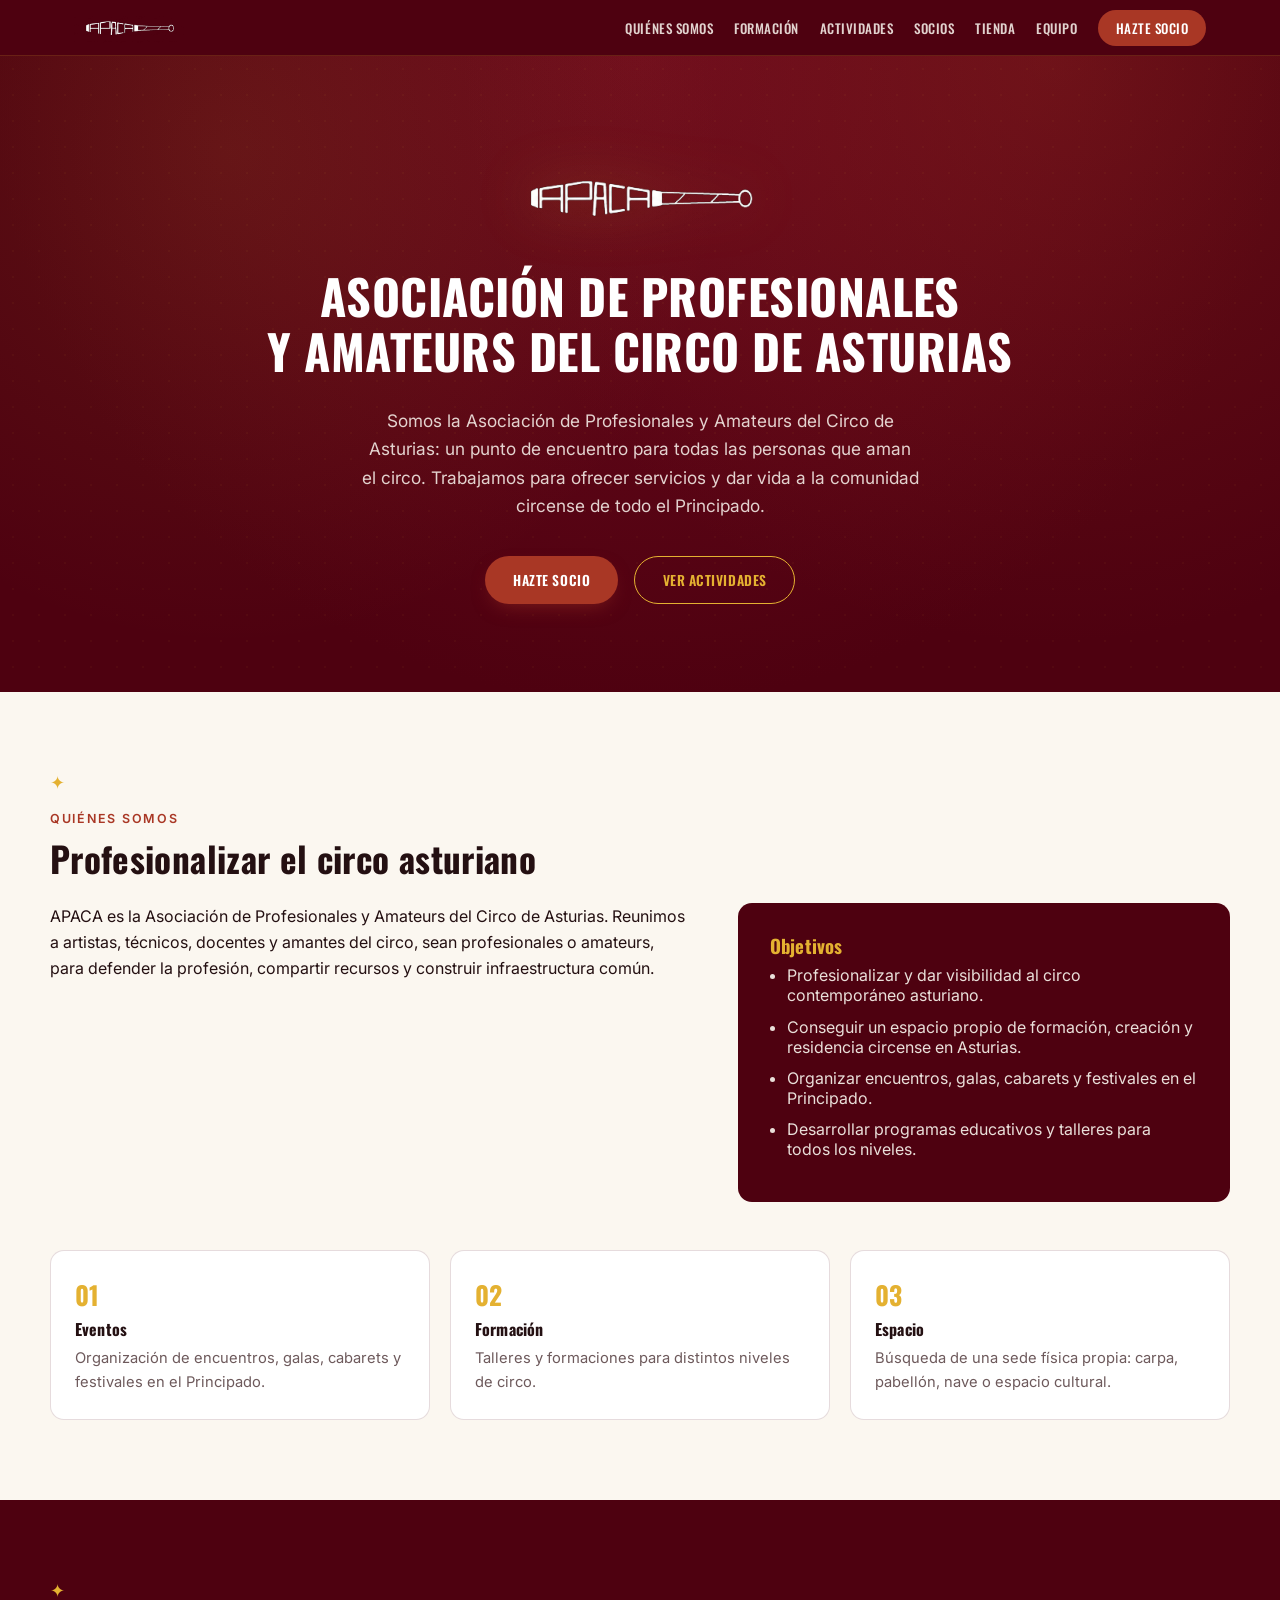
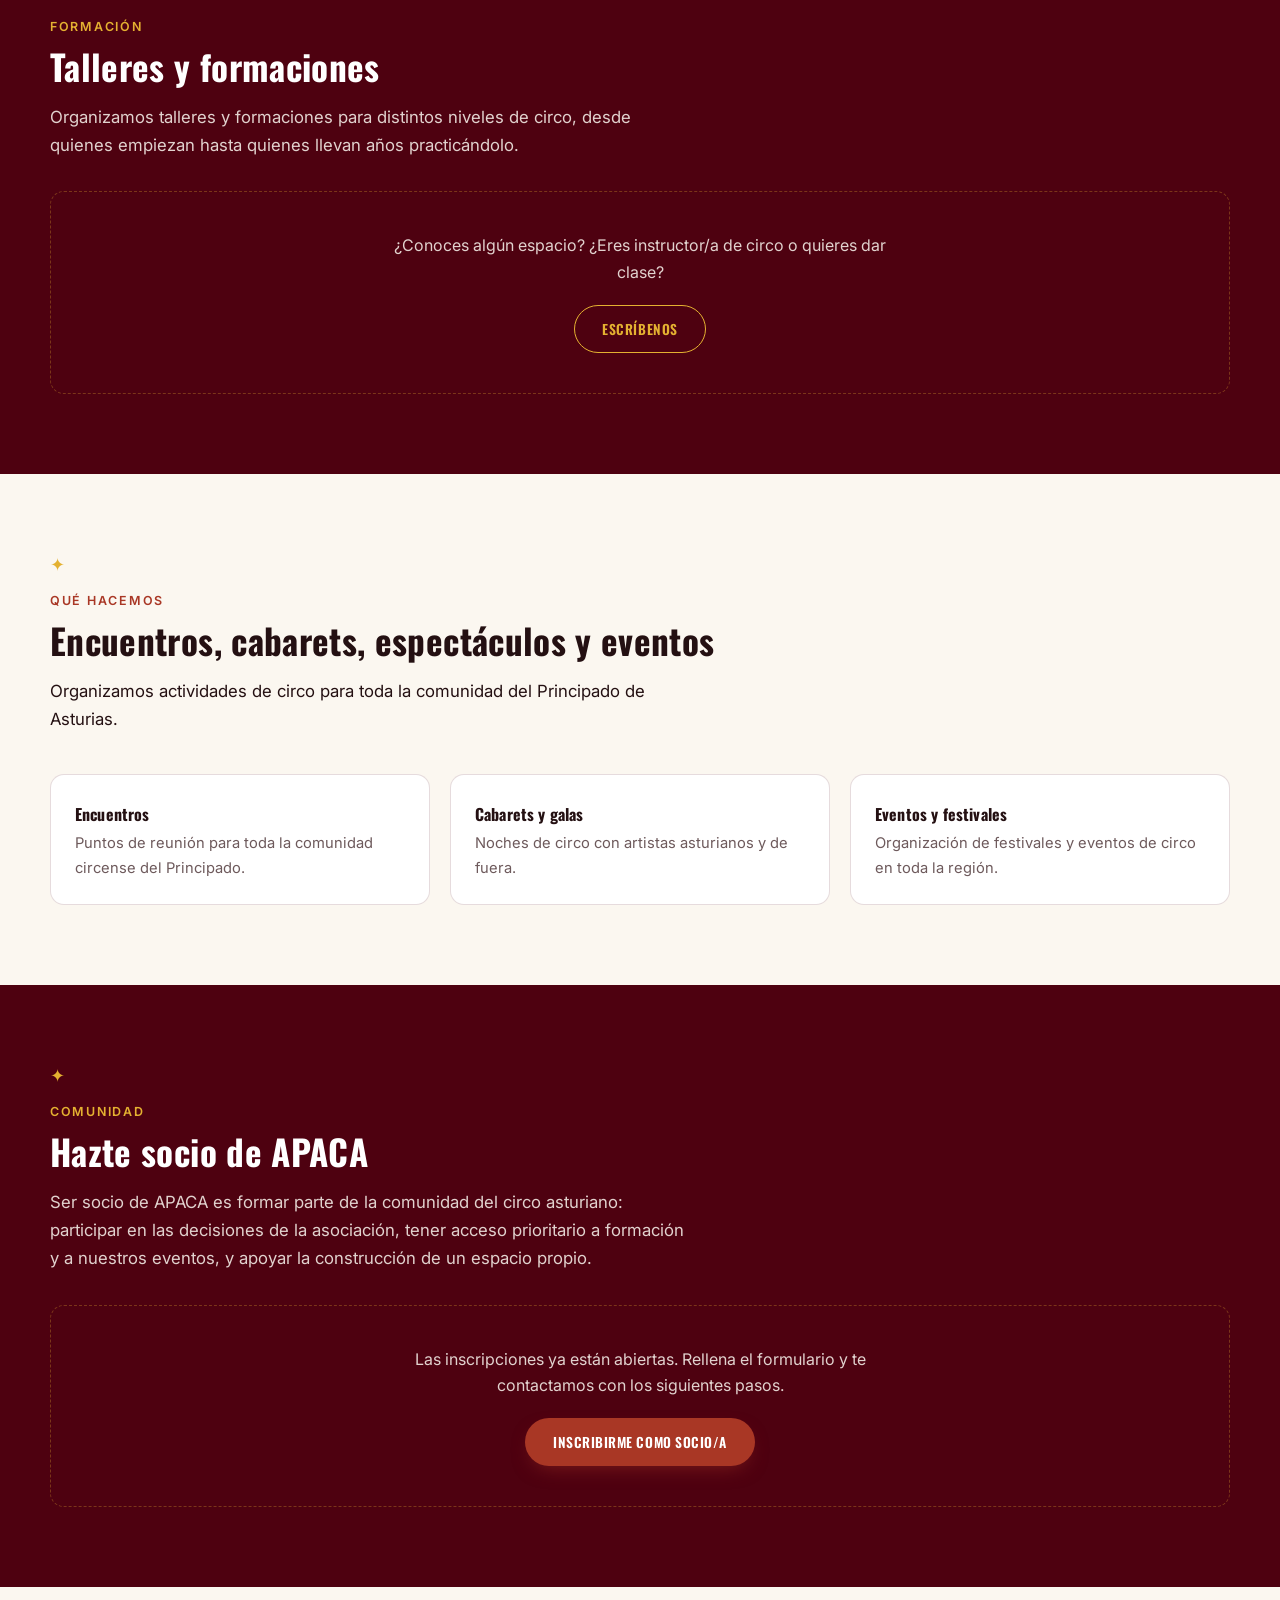
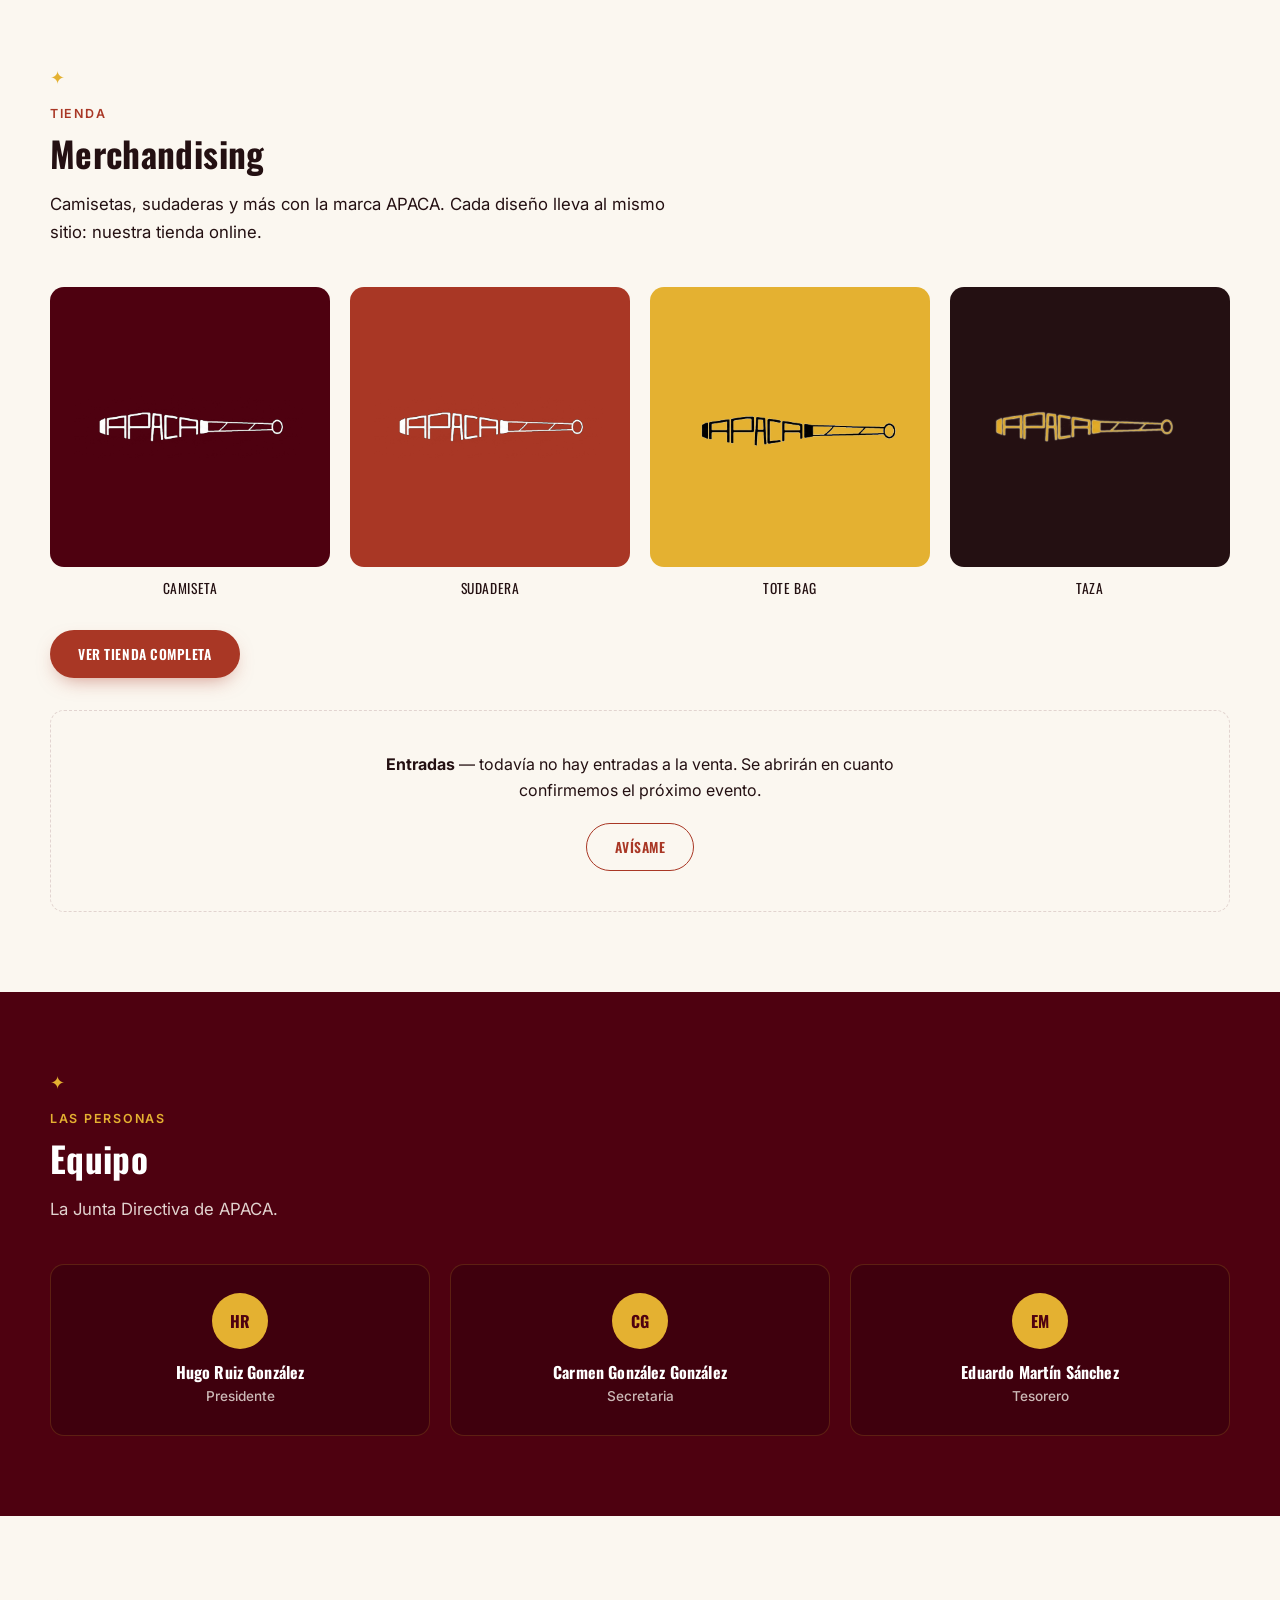
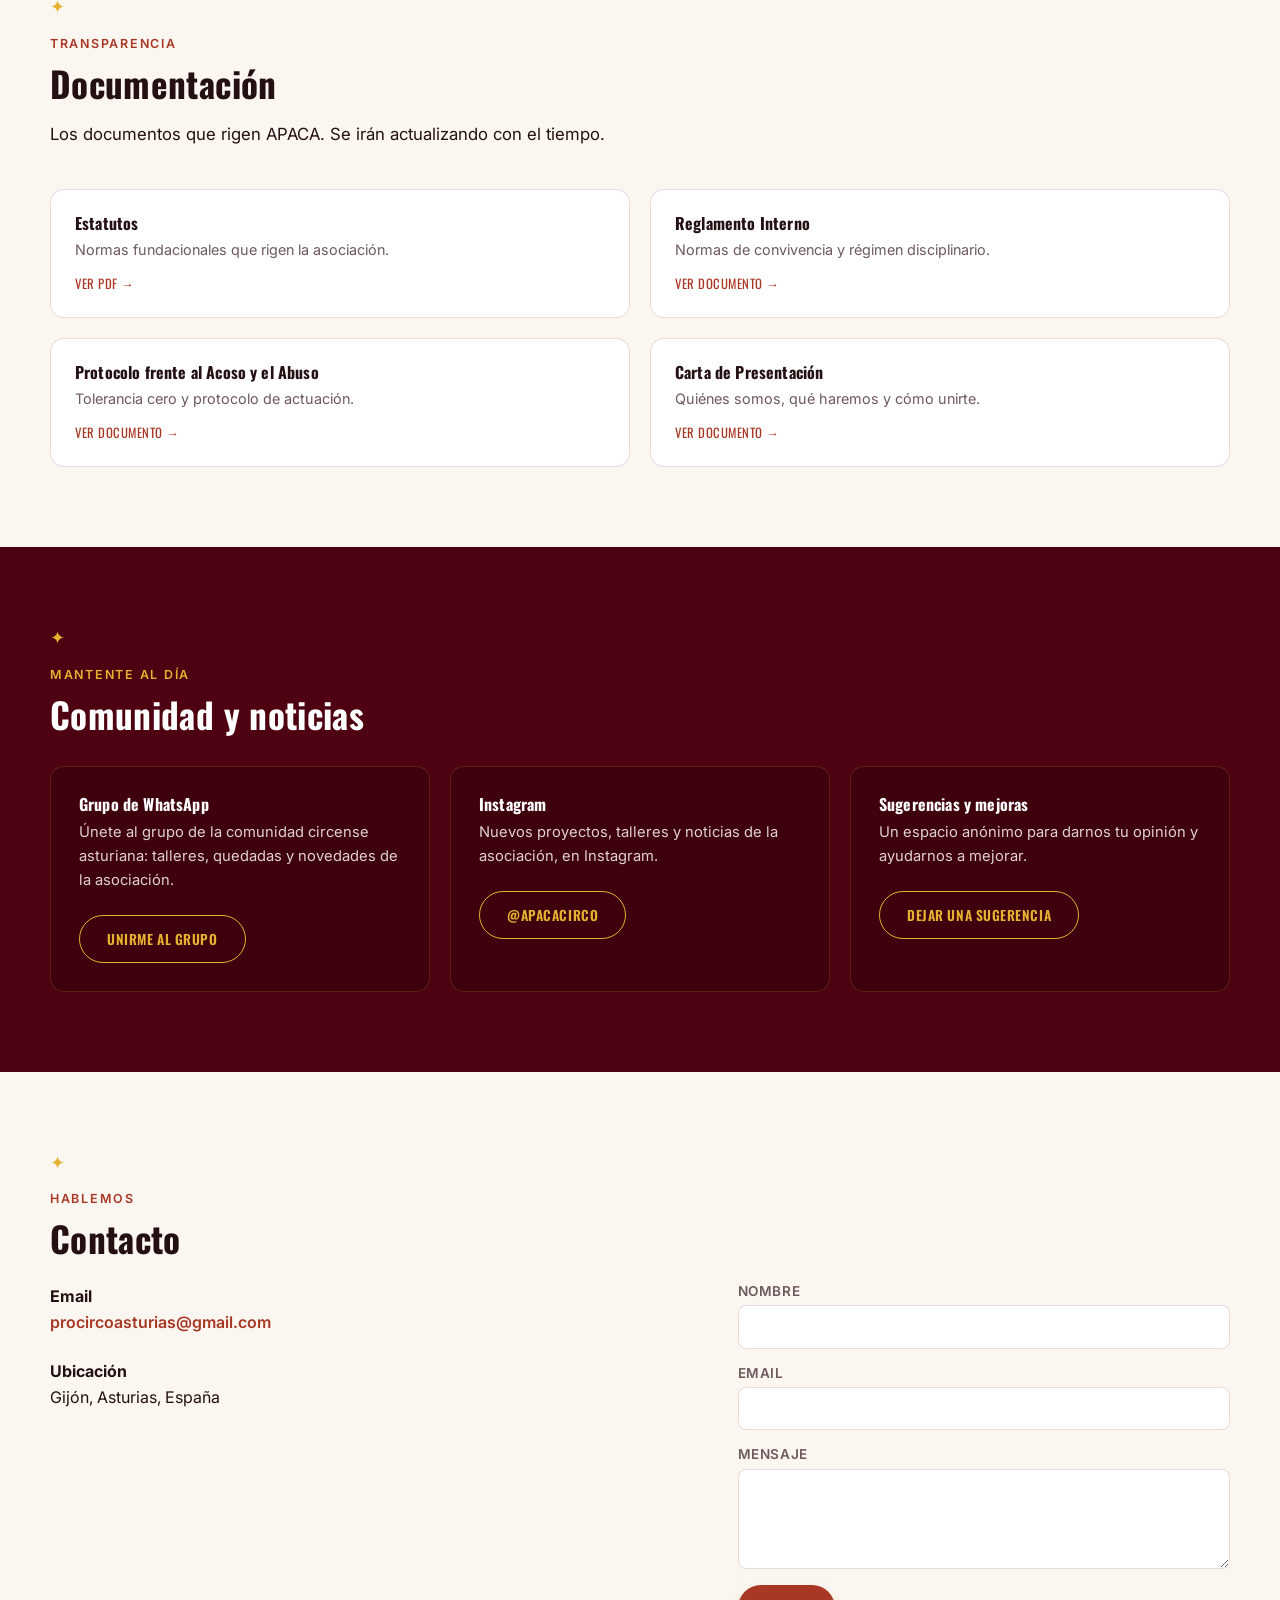
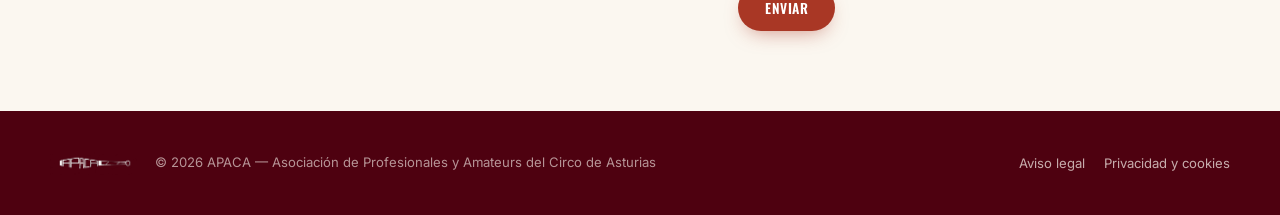
<file: index.html>
<!DOCTYPE html>
<html lang="es">
<head>
<meta charset="UTF-8">
<meta name="viewport" content="width=device-width, initial-scale=1.0">
<title>APACA | Asociación de Profesionales y Amateurs del Circo de Asturias — Formación, Eventos y Espacio de Circo en Gijón</title>
<meta name="description" content="APACA, Asociación de Profesionales y Amateurs del Circo de Asturias: comunidad, formación circense, talleres, residencias y espacio de entrenamiento en Gijón. Organizamos encuentros, galas, cabarets y festivales. Hazte socio.">
<meta name="keywords" content="asociación de circo Asturias, formación circo Asturias, talleres de circo Gijón, espacio de entrenamiento circo Asturias, festivales de circo Asturias, circo profesional Asturias, circo amateur Asturias, comunidad circense Gijón">
<link rel="canonical" href="https://www.apcacirco.org/">
<meta name="robots" content="index, follow">
<meta name="geo.region" content="ES-AS">
<meta name="geo.placename" content="Gijón, Asturias">

<meta property="og:type" content="website">
<meta property="og:site_name" content="APACA — Asociación de Profesionales y Amateurs del Circo de Asturias">
<meta property="og:title" content="APACA | Asociación de Profesionales y Amateurs del Circo de Asturias">
<meta property="og:description" content="Comunidad, formación y espacio para quienes aman el circo en Asturias. Organizamos encuentros, galas, cabarets y festivales.">
<meta property="og:url" content="https://www.apcacirco.org/">
<meta property="og:locale" content="es_ES">

<meta name="twitter:card" content="summary_large_image">
<meta name="twitter:title" content="APACA | Asociación de Profesionales y Amateurs del Circo de Asturias">
<meta name="twitter:description" content="Comunidad, formación y espacio para quienes aman el circo en Asturias.">

<link rel="icon" href="assets/logos/01_APCAamasf-crop.png">
<link rel="preconnect" href="https://fonts.googleapis.com">
<link rel="preconnect" href="https://fonts.gstatic.com" crossorigin>
<link href="https://fonts.googleapis.com/css2?family=Oswald:wght@500;600;700&family=Inter:wght@400;500;600;700&display=swap" rel="stylesheet">
<link rel="stylesheet" href="styles.css">

<script type="application/ld+json">
{
  "@context": "https://schema.org",
  "@type": "Organization",
  "name": "APACA — Asociación de Profesionales y Amateurs del Circo de Asturias",
  "alternateName": "APACA",
  "description": "Asociación de profesionales y amateurs del circo de Asturias: comunidad, formación circense, talleres, residencias y organización de encuentros, galas, cabarets y festivales.",
  "url": "https://www.apcacirco.org/",
  "areaServed": {
    "@type": "AdministrativeArea",
    "name": "Asturias, España"
  },
  "address": {
    "@type": "PostalAddress",
    "addressLocality": "Gijón",
    "addressRegion": "Asturias",
    "addressCountry": "ES"
  },
  "sameAs": [
    "https://www.latostadora.com/shop/apcacirco"
  ]
}
</script>
</head>
<body>

<header class="site-header" id="top">
  <div class="header-inner">
    <a href="#top" class="brand">
      <img src="assets/logos/02_APCAblsf-crop.png" alt="APACA — Asociación de Profesionales y Amateurs del Circo de Asturias" class="brand-logo">
    </a>
    <button class="nav-toggle" id="navToggle" aria-label="Abrir menú" aria-expanded="false">
      <span></span><span></span><span></span>
    </button>
    <nav class="site-nav" id="siteNav">
      <a href="#quienes-somos">Quiénes somos</a>
      <a href="#formacion">Formación</a>
      <a href="#actividades">Actividades</a>
      <a href="#socios">Socios</a>
      <a href="#tienda">Tienda</a>
      <a href="#equipo">Equipo</a>
      <a href="#socios" class="nav-cta">Hazte socio</a>
    </nav>
  </div>
</header>

<main>

  <!-- HERO -->
  <section class="hero">
    <div class="hero-inner">
      <img src="assets/logos/02_APCAblsf-crop.png" alt="APACA" class="hero-emblem">
      <h1>Asociación de Profesionales<br>y Amateurs del Circo de Asturias</h1>
      <p class="hero-sub">Somos la Asociación de Profesionales y Amateurs del Circo de Asturias: un punto de encuentro para todas las personas que aman el circo. Trabajamos para ofrecer servicios y dar vida a la comunidad circense de todo el Principado.</p>
      <div class="hero-actions">
        <a href="#socios" class="btn btn-primary">Hazte socio</a>
        <a href="#actividades" class="btn btn-ghost">Ver actividades</a>
      </div>
    </div>
  </section>

  <!-- QUIENES SOMOS -->
  <section class="section" id="quienes-somos">
    <div class="section-inner reveal">
      <div class="ornament" aria-hidden="true">✦</div>
      <span class="eyebrow">Quiénes somos</span>
      <h2>Profesionalizar el circo asturiano</h2>
      <div class="two-col">
        <div>
          <p>APACA es la Asociación de Profesionales y Amateurs del Circo de Asturias. Reunimos a artistas, técnicos, docentes y amantes del circo, sean profesionales o amateurs, para defender la profesión, compartir recursos y construir infraestructura común.</p>
        </div>
        <div class="objetivo-card">
          <h3>Objetivos</h3>
          <ul>
            <li>Profesionalizar y dar visibilidad al circo contemporáneo asturiano.</li>
            <li>Conseguir un espacio propio de formación, creación y residencia circense en Asturias.</li>
            <li>Organizar encuentros, galas, cabarets y festivales en el Principado.</li>
            <li>Desarrollar programas educativos y talleres para todos los niveles.</li>
          </ul>
        </div>
      </div>

      <div class="ramas-grid">
        <div class="rama-card">
          <span class="rama-num">01</span>
          <h4>Eventos</h4>
          <p>Organización de encuentros, galas, cabarets y festivales en el Principado.</p>
        </div>
        <div class="rama-card">
          <span class="rama-num">02</span>
          <h4>Formación</h4>
          <p>Talleres y formaciones para distintos niveles de circo.</p>
        </div>
        <div class="rama-card">
          <span class="rama-num">03</span>
          <h4>Espacio</h4>
          <p>Búsqueda de una sede física propia: carpa, pabellón, nave o espacio cultural.</p>
        </div>
      </div>
    </div>
  </section>

  <!-- FORMACION -->
  <section class="section section-dark" id="formacion">
    <div class="section-inner reveal">
      <div class="ornament" aria-hidden="true">✦</div>
      <span class="eyebrow">Formación</span>
      <h2>Talleres y formaciones</h2>
      <p class="section-lead">Organizamos talleres y formaciones para distintos niveles de circo, desde quienes empiezan hasta quienes llevan años practicándolo.</p>

      <div class="empty-state">
        <p>¿Conoces algún espacio? ¿Eres instructor/a de circo o quieres dar clase?</p>
        <a href="#contacto" class="btn btn-ghost">Escríbenos</a>
      </div>
    </div>
  </section>

  <!-- ACTIVIDADES -->
  <section class="section" id="actividades">
    <div class="section-inner reveal">
      <div class="ornament" aria-hidden="true">✦</div>
      <span class="eyebrow">Qué hacemos</span>
      <h2>Encuentros, cabarets, espectáculos y eventos</h2>
      <p class="section-lead">Organizamos actividades de circo para toda la comunidad del Principado de Asturias.</p>

      <div class="actividades-grid">
        <div class="rama-card">
          <h4>Encuentros</h4>
          <p>Puntos de reunión para toda la comunidad circense del Principado.</p>
        </div>
        <div class="rama-card">
          <h4>Cabarets y galas</h4>
          <p>Noches de circo con artistas asturianos y de fuera.</p>
        </div>
        <div class="rama-card">
          <h4>Eventos y festivales</h4>
          <p>Organización de festivales y eventos de circo en toda la región.</p>
        </div>
      </div>
    </div>
  </section>

  <!-- SOCIOS -->
  <section class="section section-dark" id="socios">
    <div class="section-inner reveal">
      <div class="ornament" aria-hidden="true">✦</div>
      <span class="eyebrow">Comunidad</span>
      <h2>Hazte socio de APACA</h2>
      <p class="section-lead">Ser socio de APACA es formar parte de la comunidad del circo asturiano: participar en las decisiones de la asociación, tener acceso prioritario a formación y a nuestros eventos, y apoyar la construcción de un espacio propio.</p>
      <div class="empty-state">
        <p>Las inscripciones ya están abiertas. Rellena el formulario y te contactamos con los siguientes pasos.</p>
        <a href="https://forms.gle/cBKsyNmyd4bzcm5o6" class="btn btn-primary" target="_blank" rel="noopener">Inscribirme como socio/a</a>
      </div>
    </div>
  </section>

  <!-- TIENDA -->
  <section class="section" id="tienda">
    <div class="section-inner reveal">
      <div class="ornament" aria-hidden="true">✦</div>
      <span class="eyebrow">Tienda</span>
      <h2>Merchandising</h2>
      <p class="section-lead">Camisetas, sudaderas y más con la marca APACA. Cada diseño lleva al mismo sitio: nuestra tienda online.</p>

      <div class="producto-grid">
        <a class="producto-card" href="https://www.latostadora.com/shop/apcacirco" target="_blank" rel="noopener">
          <span class="producto-swatch swatch-bordeaux"><img src="assets/logos/02_APCAblsf-crop.png" alt="Logo APACA"></span>
          <span class="producto-label">Camiseta</span>
        </a>
        <a class="producto-card" href="https://www.latostadora.com/shop/apcacirco" target="_blank" rel="noopener">
          <span class="producto-swatch swatch-brick"><img src="assets/logos/02_APCAblsf-crop.png" alt="Logo APACA"></span>
          <span class="producto-label">Sudadera</span>
        </a>
        <a class="producto-card" href="https://www.latostadora.com/shop/apcacirco" target="_blank" rel="noopener">
          <span class="producto-swatch swatch-gold"><img src="assets/logos/04_APCAnegsf-crop.png" alt="Logo APACA"></span>
          <span class="producto-label">Tote Bag</span>
        </a>
        <a class="producto-card" href="https://www.latostadora.com/shop/apcacirco" target="_blank" rel="noopener">
          <span class="producto-swatch swatch-ink"><img src="assets/logos/01_APCAamasf-crop.png" alt="Logo APACA"></span>
          <span class="producto-label">Taza</span>
        </a>
      </div>
      <a href="https://www.latostadora.com/shop/apcacirco" class="btn btn-primary" target="_blank" rel="noopener">Ver tienda completa</a>

      <div class="empty-state">
        <p><strong>Entradas</strong> — todavía no hay entradas a la venta. Se abrirán en cuanto confirmemos el próximo evento.</p>
        <a href="#contacto" class="btn btn-ghost">Avísame</a>
      </div>
    </div>
  </section>

  <!-- EQUIPO -->
  <section class="section section-dark" id="equipo">
    <div class="section-inner reveal">
      <div class="ornament" aria-hidden="true">✦</div>
      <span class="eyebrow">Las personas</span>
      <h2>Equipo</h2>
      <p class="section-lead">La Junta Directiva de APACA.</p>
      <div class="equipo-grid">
        <div class="persona-card"><span class="persona-inicial">HR</span><h4>Hugo Ruiz González</h4><p>Presidente</p></div>
        <div class="persona-card"><span class="persona-inicial">CG</span><h4>Carmen González González</h4><p>Secretaria</p></div>
        <div class="persona-card"><span class="persona-inicial">EM</span><h4>Eduardo Martín Sánchez</h4><p>Tesorero</p></div>
      </div>
    </div>
  </section>

  <!-- DOCUMENTACION -->
  <section class="section" id="documentacion">
    <div class="section-inner reveal">
      <div class="ornament" aria-hidden="true">✦</div>
      <span class="eyebrow">Transparencia</span>
      <h2>Documentación</h2>
      <p class="section-lead">Los documentos que rigen APACA. Se irán actualizando con el tiempo.</p>

      <div class="doc-grid">
        <a class="doc-card" href="https://drive.google.com/file/d/1g_2RXpUTCPVlkAvCCT0BLpSKrrQglX_B/view?usp=drive_link" target="_blank" rel="noopener">
          <h4>Estatutos</h4>
          <p>Normas fundacionales que rigen la asociación.</p>
          <span class="doc-cta">Ver PDF →</span>
        </a>
        <a class="doc-card" href="https://docs.google.com/document/d/1kv_1Qavyu9IDCkIt8NZRftLUclHgDTtF/edit?usp=drive_link&ouid=115485282121095852338&rtpof=true&sd=true" target="_blank" rel="noopener">
          <h4>Reglamento Interno</h4>
          <p>Normas de convivencia y régimen disciplinario.</p>
          <span class="doc-cta">Ver documento →</span>
        </a>
        <a class="doc-card" href="https://docs.google.com/document/d/1-8ja0rmIuQx3U5Ps8QLw6BR6DK2YZHMI/edit?usp=drive_link&ouid=115485282121095852338&rtpof=true&sd=true" target="_blank" rel="noopener">
          <h4>Protocolo frente al Acoso y el Abuso</h4>
          <p>Tolerancia cero y protocolo de actuación.</p>
          <span class="doc-cta">Ver documento →</span>
        </a>
        <a class="doc-card" href="https://docs.google.com/document/d/1YA_cG_fh1VnrOJlIHGfStuMvKK4YQ0JT/edit?usp=sharing&ouid=115485282121095852338&rtpof=true&sd=true" target="_blank" rel="noopener">
          <h4>Carta de Presentación</h4>
          <p>Quiénes somos, qué haremos y cómo unirte.</p>
          <span class="doc-cta">Ver documento →</span>
        </a>
      </div>
    </div>
  </section>

  <!-- COMUNIDAD / WHATSAPP + INSTAGRAM -->
  <section class="section section-dark" id="comunidad">
    <div class="section-inner reveal">
      <div class="ornament" aria-hidden="true">✦</div>
      <span class="eyebrow">Mantente al día</span>
      <h2>Comunidad y noticias</h2>
      <div class="comunidad-grid">
        <div class="cliente-card" style="text-align:left;">
          <h4>Grupo de WhatsApp</h4>
          <p>Únete al grupo de la comunidad circense asturiana: talleres, quedadas y novedades de la asociación.</p>
          <a href="https://chat.whatsapp.com/IzwnbZliCZE1v6V1jgCELw" class="btn btn-ghost" target="_blank" rel="noopener">Unirme al grupo</a>
        </div>
        <div class="cliente-card" style="text-align:left;">
          <h4>Instagram</h4>
          <p>Nuevos proyectos, talleres y noticias de la asociación, en Instagram.</p>
          <a href="https://www.instagram.com/apacacirco/" class="btn btn-ghost" target="_blank" rel="noopener">@apacacirco</a>
        </div>
        <div class="cliente-card" style="text-align:left;">
          <h4>Sugerencias y mejoras</h4>
          <p>Un espacio anónimo para darnos tu opinión y ayudarnos a mejorar.</p>
          <a href="https://forms.gle/rF99KEvrBTSyjdsx8" class="btn btn-ghost" target="_blank" rel="noopener">Dejar una sugerencia</a>
        </div>
      </div>    </div>
  </section>

  <!-- CONTACTO -->
  <section class="section" id="contacto">
    <div class="section-inner reveal">
      <div class="ornament" aria-hidden="true">✦</div>
      <span class="eyebrow">Hablemos</span>
      <h2>Contacto</h2>
      <div class="two-col">
        <div class="contacto-info">
          <p><strong>Email</strong><br><a href="mailto:procircoasturias@gmail.com">procircoasturias@gmail.com</a></p>
          <p><strong>Ubicación</strong><br>Gijón, Asturias, España</p>
        </div>
        <form class="contact-form" action="mailto:procircoasturias@gmail.com" method="post" enctype="text/plain">
          <label>Nombre
            <input type="text" name="nombre" required>
          </label>
          <label>Email
            <input type="email" name="email" required>
          </label>
          <label>Mensaje
            <textarea name="mensaje" rows="4" required></textarea>
          </label>
          <button type="submit" class="btn btn-primary">Enviar</button>
        </form>
      </div>
    </div>
  </section>

</main>

<footer class="site-footer">
  <div class="footer-inner">
    <img src="assets/logos/02_APCAblsf-crop.png" alt="APACA" class="footer-mark">
    <p>&copy; <span id="year"></span> APACA — Asociación de Profesionales y Amateurs del Circo de Asturias</p>
    <nav class="footer-links" aria-label="Información legal">
      <a href="aviso-legal.html">Aviso legal</a>
      <a href="privacidad.html">Privacidad y cookies</a>
    </nav>
  </div>
</footer>

<script src="script.js"></script>
</body>
</html>
</file>
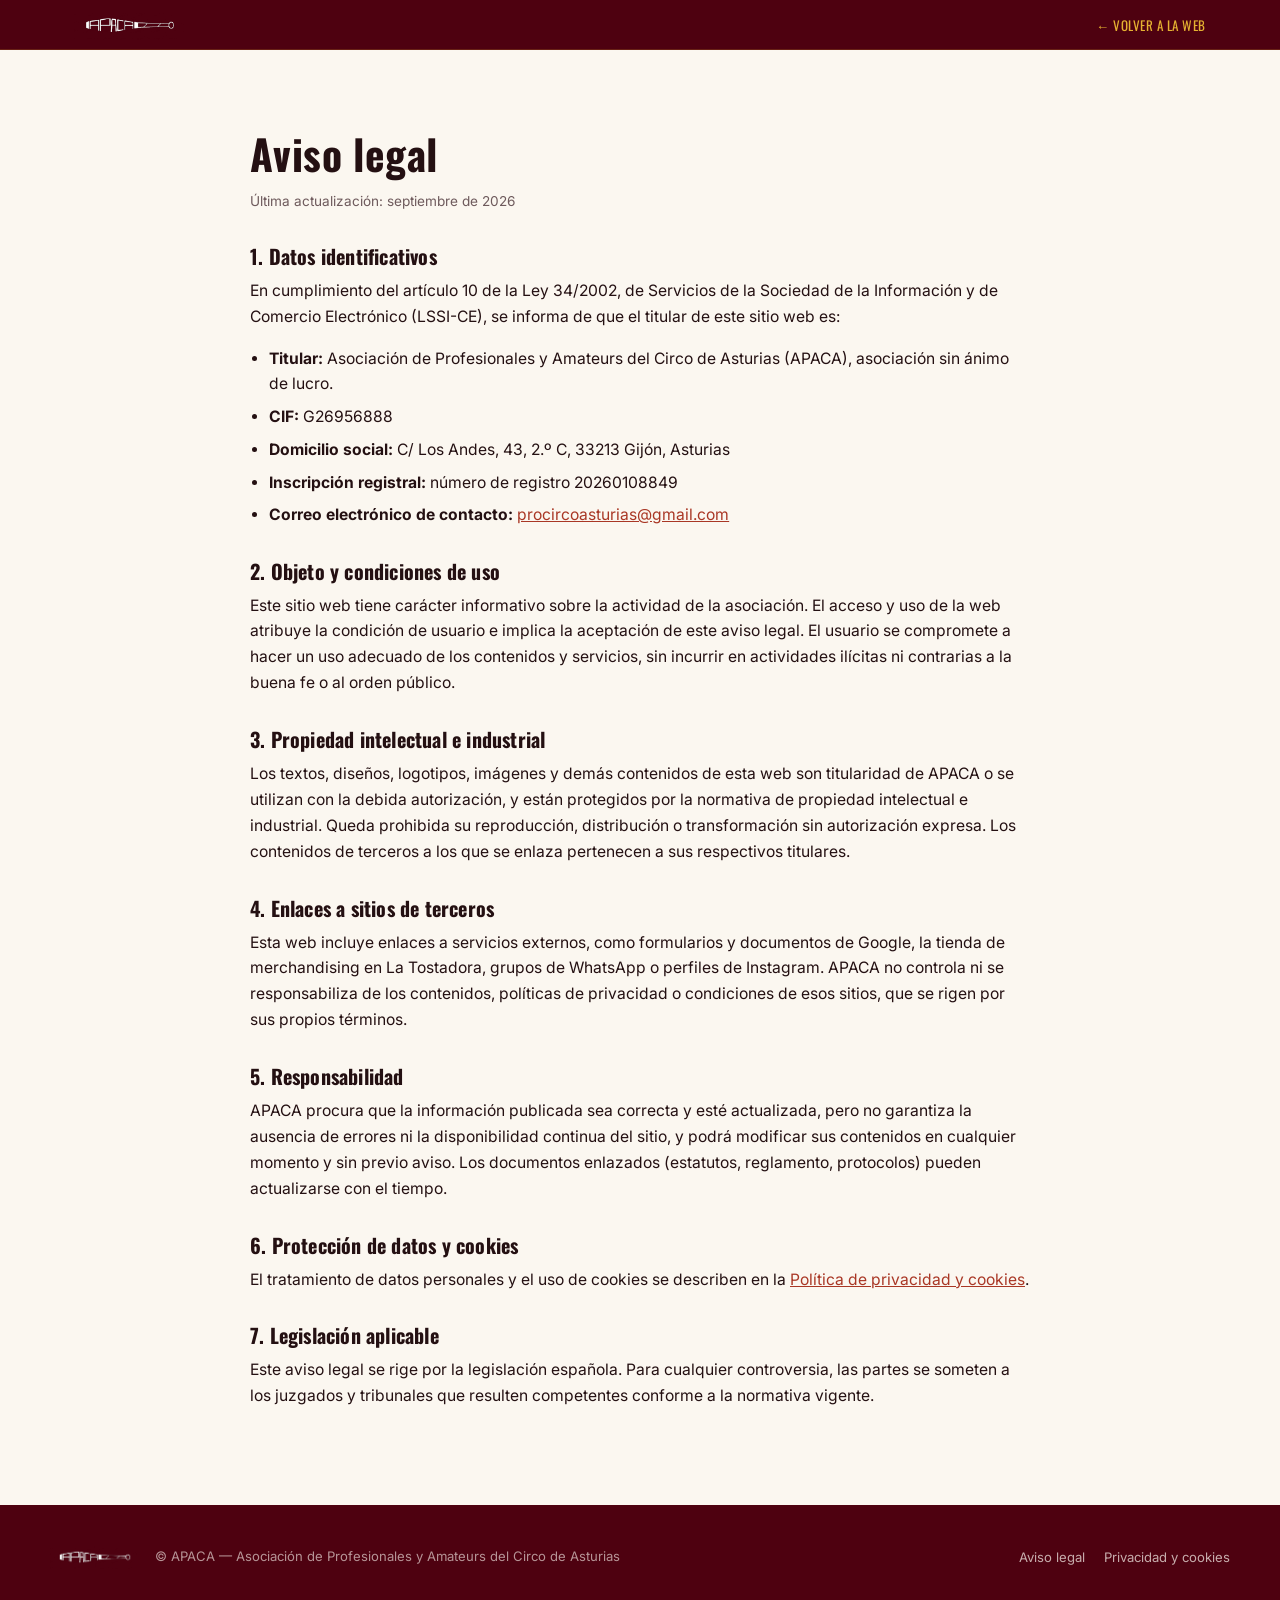
<file: aviso-legal.html>
<!DOCTYPE html>
<html lang="es">
<head>
<meta charset="UTF-8">
<meta name="viewport" content="width=device-width, initial-scale=1.0">
<title>Aviso legal | APACA — Asociación de Profesionales y Amateurs del Circo de Asturias</title>
<meta name="description" content="Aviso legal de la web de APACA, Asociación de Profesionales y Amateurs del Circo de Asturias.">
<meta name="robots" content="index, follow">
<link rel="icon" href="assets/logos/01_APCAamasf-crop.png">
<link rel="preconnect" href="https://fonts.googleapis.com">
<link rel="preconnect" href="https://fonts.gstatic.com" crossorigin>
<link href="https://fonts.googleapis.com/css2?family=Oswald:wght@500;600;700&family=Inter:wght@400;500;600;700&display=swap" rel="stylesheet">
<link rel="stylesheet" href="styles.css">
</head>
<body>

<header class="site-header">
  <div class="header-inner">
    <a href="index.html" class="brand">
      <img src="assets/logos/02_APCAblsf-crop.png" alt="APACA — Asociación de Profesionales y Amateurs del Circo de Asturias" class="brand-logo">
    </a>
    <a href="index.html" class="back-link">← Volver a la web</a>
  </div>
</header>

<main class="section">
  <article class="legal">
    <h1>Aviso legal</h1>
    <p class="actualizado">Última actualización: septiembre de 2026</p>

    <h2>1. Datos identificativos</h2>
    <p>En cumplimiento del artículo 10 de la Ley 34/2002, de Servicios de la Sociedad de la Información y de Comercio Electrónico (LSSI-CE), se informa de que el titular de este sitio web es:</p>
    <ul>
      <li><strong>Titular:</strong> Asociación de Profesionales y Amateurs del Circo de Asturias (APACA), asociación sin ánimo de lucro.</li>
      <li><strong>CIF:</strong> G26956888</li>
      <li><strong>Domicilio social:</strong> C/ Los Andes, 43, 2.º C, 33213 Gijón, Asturias</li>
      <li><strong>Inscripción registral:</strong> número de registro 20260108849</li>
      <li><strong>Correo electrónico de contacto:</strong> <a href="mailto:procircoasturias@gmail.com">procircoasturias@gmail.com</a></li>
    </ul>

    <h2>2. Objeto y condiciones de uso</h2>
    <p>Este sitio web tiene carácter informativo sobre la actividad de la asociación. El acceso y uso de la web atribuye la condición de usuario e implica la aceptación de este aviso legal. El usuario se compromete a hacer un uso adecuado de los contenidos y servicios, sin incurrir en actividades ilícitas ni contrarias a la buena fe o al orden público.</p>

    <h2>3. Propiedad intelectual e industrial</h2>
    <p>Los textos, diseños, logotipos, imágenes y demás contenidos de esta web son titularidad de APACA o se utilizan con la debida autorización, y están protegidos por la normativa de propiedad intelectual e industrial. Queda prohibida su reproducción, distribución o transformación sin autorización expresa. Los contenidos de terceros a los que se enlaza pertenecen a sus respectivos titulares.</p>

    <h2>4. Enlaces a sitios de terceros</h2>
    <p>Esta web incluye enlaces a servicios externos, como formularios y documentos de Google, la tienda de merchandising en La Tostadora, grupos de WhatsApp o perfiles de Instagram. APACA no controla ni se responsabiliza de los contenidos, políticas de privacidad o condiciones de esos sitios, que se rigen por sus propios términos.</p>

    <h2>5. Responsabilidad</h2>
    <p>APACA procura que la información publicada sea correcta y esté actualizada, pero no garantiza la ausencia de errores ni la disponibilidad continua del sitio, y podrá modificar sus contenidos en cualquier momento y sin previo aviso. Los documentos enlazados (estatutos, reglamento, protocolos) pueden actualizarse con el tiempo.</p>

    <h2>6. Protección de datos y cookies</h2>
    <p>El tratamiento de datos personales y el uso de cookies se describen en la <a href="privacidad.html">Política de privacidad y cookies</a>.</p>

    <h2>7. Legislación aplicable</h2>
    <p>Este aviso legal se rige por la legislación española. Para cualquier controversia, las partes se someten a los juzgados y tribunales que resulten competentes conforme a la normativa vigente.</p>
  </article>
</main>

<footer class="site-footer">
  <div class="footer-inner">
    <img src="assets/logos/02_APCAblsf-crop.png" alt="APACA" class="footer-mark">
    <p>&copy; APACA — Asociación de Profesionales y Amateurs del Circo de Asturias</p>
    <nav class="footer-links" aria-label="Información legal">
      <a href="aviso-legal.html">Aviso legal</a>
      <a href="privacidad.html">Privacidad y cookies</a>
    </nav>
  </div>
</footer>

</body>
</html>
</file>
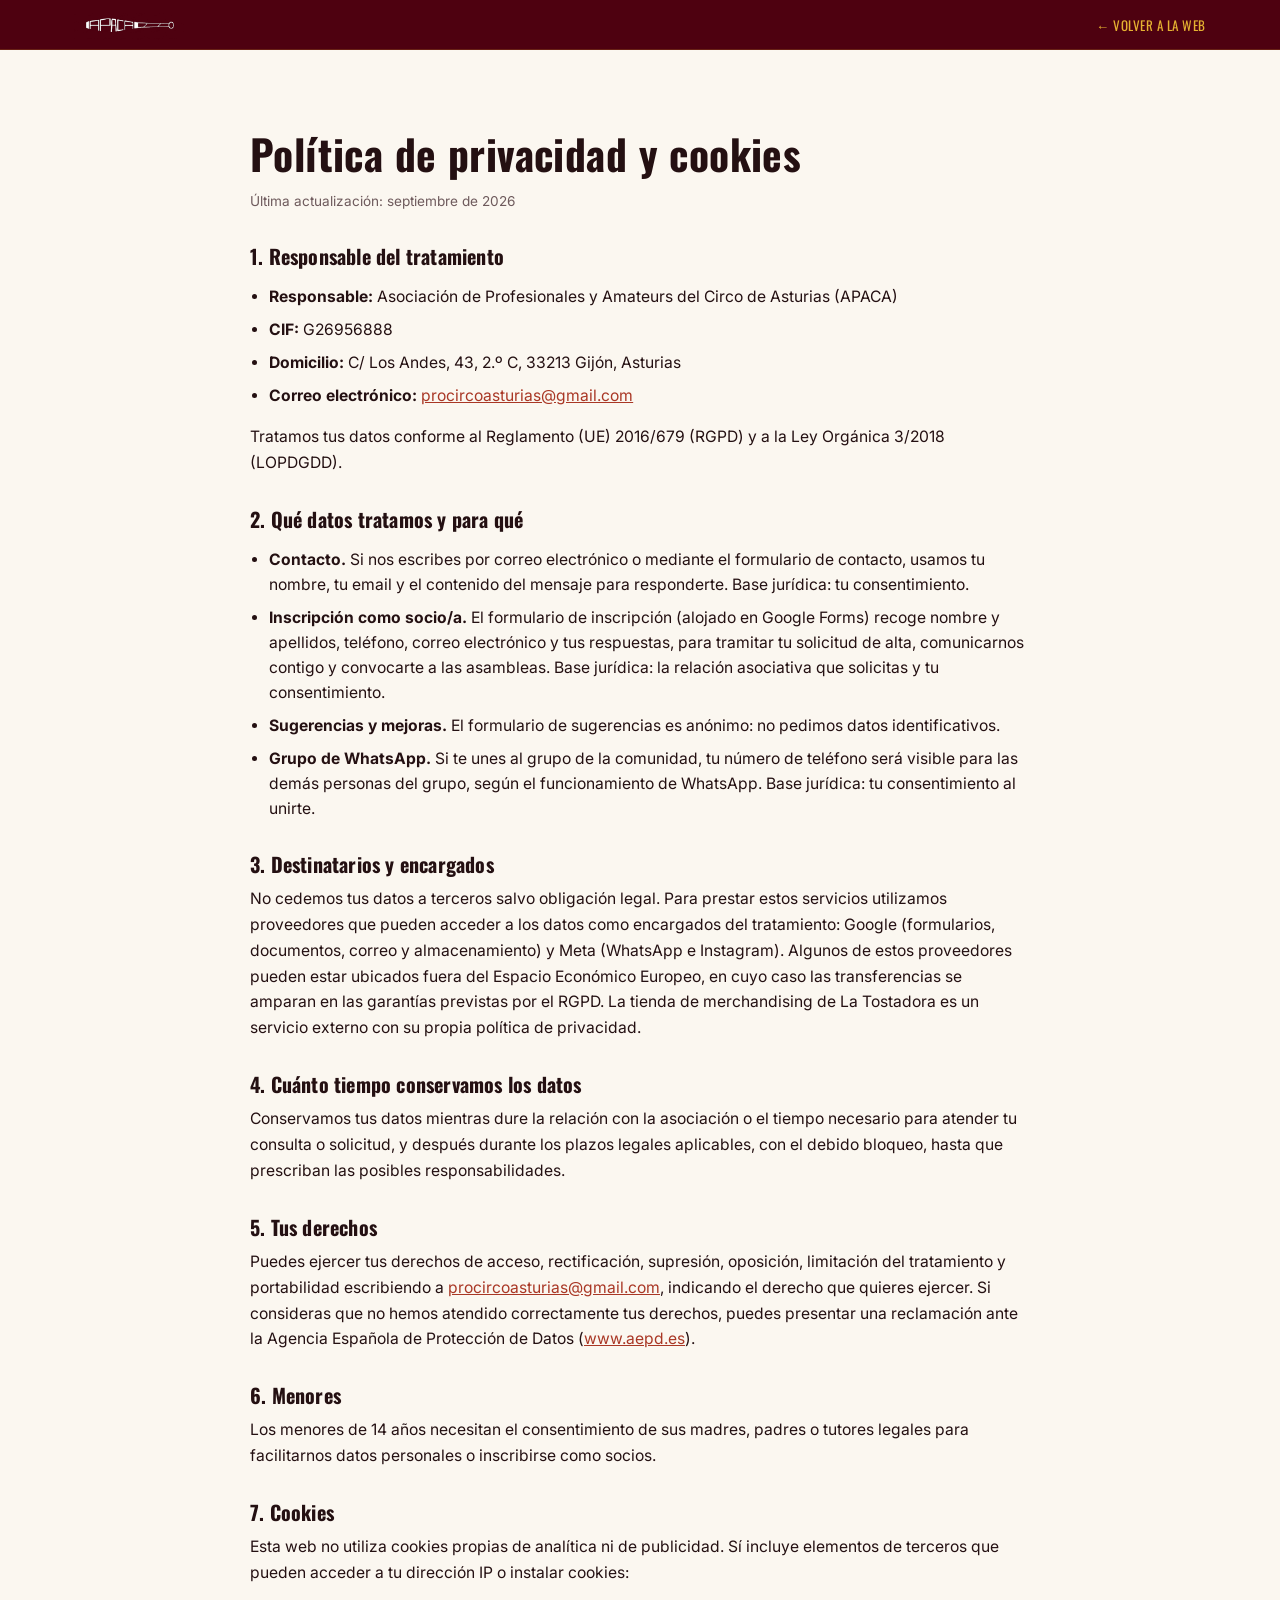
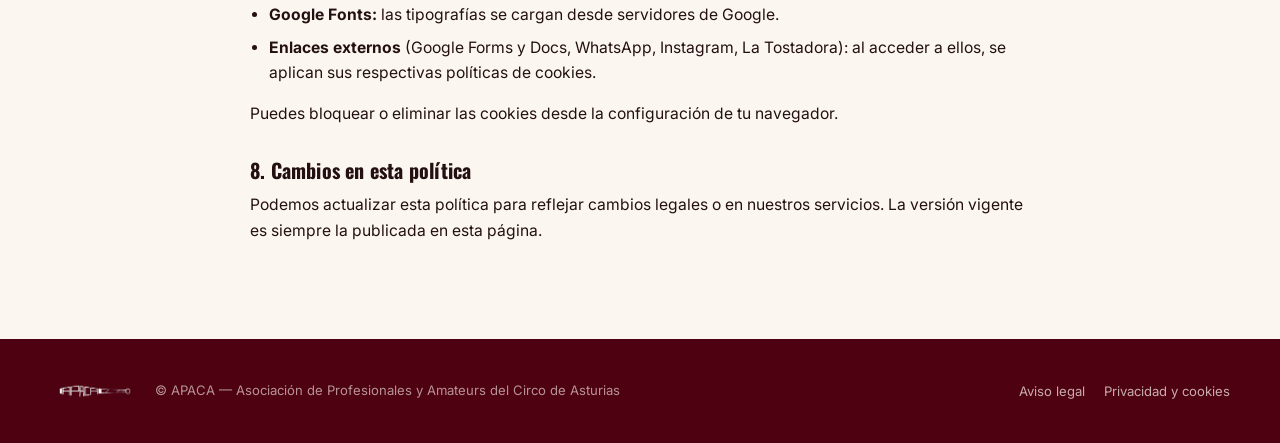
<file: privacidad.html>
<!DOCTYPE html>
<html lang="es">
<head>
<meta charset="UTF-8">
<meta name="viewport" content="width=device-width, initial-scale=1.0">
<title>Política de privacidad y cookies | APACA — Asociación de Profesionales y Amateurs del Circo de Asturias</title>
<meta name="description" content="Política de privacidad y cookies de la web de APACA, Asociación de Profesionales y Amateurs del Circo de Asturias.">
<meta name="robots" content="index, follow">
<link rel="icon" href="assets/logos/01_APCAamasf-crop.png">
<link rel="preconnect" href="https://fonts.googleapis.com">
<link rel="preconnect" href="https://fonts.gstatic.com" crossorigin>
<link href="https://fonts.googleapis.com/css2?family=Oswald:wght@500;600;700&family=Inter:wght@400;500;600;700&display=swap" rel="stylesheet">
<link rel="stylesheet" href="styles.css">
</head>
<body>

<header class="site-header">
  <div class="header-inner">
    <a href="index.html" class="brand">
      <img src="assets/logos/02_APCAblsf-crop.png" alt="APACA — Asociación de Profesionales y Amateurs del Circo de Asturias" class="brand-logo">
    </a>
    <a href="index.html" class="back-link">← Volver a la web</a>
  </div>
</header>

<main class="section">
  <article class="legal">
    <h1>Política de privacidad y cookies</h1>
    <p class="actualizado">Última actualización: septiembre de 2026</p>

    <h2>1. Responsable del tratamiento</h2>
    <ul>
      <li><strong>Responsable:</strong> Asociación de Profesionales y Amateurs del Circo de Asturias (APACA)</li>
      <li><strong>CIF:</strong> G26956888</li>
      <li><strong>Domicilio:</strong> C/ Los Andes, 43, 2.º C, 33213 Gijón, Asturias</li>
      <li><strong>Correo electrónico:</strong> <a href="mailto:procircoasturias@gmail.com">procircoasturias@gmail.com</a></li>
    </ul>
    <p>Tratamos tus datos conforme al Reglamento (UE) 2016/679 (RGPD) y a la Ley Orgánica 3/2018 (LOPDGDD).</p>

    <h2>2. Qué datos tratamos y para qué</h2>
    <ul>
      <li><strong>Contacto.</strong> Si nos escribes por correo electrónico o mediante el formulario de contacto, usamos tu nombre, tu email y el contenido del mensaje para responderte. Base jurídica: tu consentimiento.</li>
      <li><strong>Inscripción como socio/a.</strong> El formulario de inscripción (alojado en Google Forms) recoge nombre y apellidos, teléfono, correo electrónico y tus respuestas, para tramitar tu solicitud de alta, comunicarnos contigo y convocarte a las asambleas. Base jurídica: la relación asociativa que solicitas y tu consentimiento.</li>
      <li><strong>Sugerencias y mejoras.</strong> El formulario de sugerencias es anónimo: no pedimos datos identificativos.</li>
      <li><strong>Grupo de WhatsApp.</strong> Si te unes al grupo de la comunidad, tu número de teléfono será visible para las demás personas del grupo, según el funcionamiento de WhatsApp. Base jurídica: tu consentimiento al unirte.</li>
    </ul>

    <h2>3. Destinatarios y encargados</h2>
    <p>No cedemos tus datos a terceros salvo obligación legal. Para prestar estos servicios utilizamos proveedores que pueden acceder a los datos como encargados del tratamiento: Google (formularios, documentos, correo y almacenamiento) y Meta (WhatsApp e Instagram). Algunos de estos proveedores pueden estar ubicados fuera del Espacio Económico Europeo, en cuyo caso las transferencias se amparan en las garantías previstas por el RGPD. La tienda de merchandising de La Tostadora es un servicio externo con su propia política de privacidad.</p>

    <h2>4. Cuánto tiempo conservamos los datos</h2>
    <p>Conservamos tus datos mientras dure la relación con la asociación o el tiempo necesario para atender tu consulta o solicitud, y después durante los plazos legales aplicables, con el debido bloqueo, hasta que prescriban las posibles responsabilidades.</p>

    <h2>5. Tus derechos</h2>
    <p>Puedes ejercer tus derechos de acceso, rectificación, supresión, oposición, limitación del tratamiento y portabilidad escribiendo a <a href="mailto:procircoasturias@gmail.com">procircoasturias@gmail.com</a>, indicando el derecho que quieres ejercer. Si consideras que no hemos atendido correctamente tus derechos, puedes presentar una reclamación ante la Agencia Española de Protección de Datos (<a href="https://www.aepd.es" target="_blank" rel="noopener">www.aepd.es</a>).</p>

    <h2>6. Menores</h2>
    <p>Los menores de 14 años necesitan el consentimiento de sus madres, padres o tutores legales para facilitarnos datos personales o inscribirse como socios.</p>

    <h2>7. Cookies</h2>
    <p>Esta web no utiliza cookies propias de analítica ni de publicidad. Sí incluye elementos de terceros que pueden acceder a tu dirección IP o instalar cookies:</p>
    <ul>
      <li><strong>Google Fonts:</strong> las tipografías se cargan desde servidores de Google.</li>
      <li><strong>Enlaces externos</strong> (Google Forms y Docs, WhatsApp, Instagram, La Tostadora): al acceder a ellos, se aplican sus respectivas políticas de cookies.</li>
    </ul>
    <p>Puedes bloquear o eliminar las cookies desde la configuración de tu navegador.</p>

    <h2>8. Cambios en esta política</h2>
    <p>Podemos actualizar esta política para reflejar cambios legales o en nuestros servicios. La versión vigente es siempre la publicada en esta página.</p>
  </article>
</main>

<footer class="site-footer">
  <div class="footer-inner">
    <img src="assets/logos/02_APCAblsf-crop.png" alt="APACA" class="footer-mark">
    <p>&copy; APACA — Asociación de Profesionales y Amateurs del Circo de Asturias</p>
    <nav class="footer-links" aria-label="Información legal">
      <a href="aviso-legal.html">Aviso legal</a>
      <a href="privacidad.html">Privacidad y cookies</a>
    </nav>
  </div>
</footer>

</body>
</html>
</file>
<file: styles.css>
:root {
  --white: #FFFFFF;
  --brick: #A93725;
  --brick-bright: #C1442C;
  --bordeaux: #4E0110;
  --bordeaux-soft: #6B0A1C;
  --gold: #E4B131;
  --cream: #FBF7F0;
  --ink: #241012;
  --gray: #6E5A5C;
  --border: rgba(78, 1, 16, 0.14);
  --radius: 14px;
  --font-display: 'Oswald', 'Arial Narrow', sans-serif;
  --font-body: 'Inter', -apple-system, BlinkMacSystemFont, sans-serif;
}

* { box-sizing: border-box; }
html { scroll-behavior: smooth; }

body {
  margin: 0;
  font-family: var(--font-body);
  color: var(--ink);
  background: var(--cream);
  -webkit-font-smoothing: antialiased;
}

img, svg { max-width: 100%; display: block; }
a { color: inherit; text-decoration: none; }

h1, h2, h3, h4 {
  font-family: var(--font-display);
  text-transform: uppercase;
  letter-spacing: 0.01em;
  margin: 0 0 0.5em;
  line-height: 1.15;
}

p { line-height: 1.65; color: var(--ink); margin: 0 0 1em; }

.ornament { color: var(--gold); font-size: 1.1rem; margin-bottom: 0.9rem; }

.eyebrow {
  display: inline-block;
  font-size: 0.78rem;
  font-weight: 600;
  letter-spacing: 0.14em;
  text-transform: uppercase;
  color: var(--brick);
  margin-bottom: 0.75rem;
}
.section-dark .eyebrow { color: var(--gold); }

.reveal {
  opacity: 0;
  transform: translateY(28px);
  transition: opacity 0.8s cubic-bezier(.2,.7,.3,1), transform 0.8s cubic-bezier(.2,.7,.3,1);
}
.reveal.in-view { opacity: 1; transform: none; }
@media (prefers-reduced-motion: reduce) {
  .reveal { opacity: 1; transform: none; transition: none; }
}

/* Header */
.site-header {
  position: sticky;
  top: 0;
  z-index: 100;
  background: var(--bordeaux);
  border-bottom: 1px solid rgba(228, 177, 49, 0.18);
}
.header-inner {
  max-width: 1180px;
  margin: 0 auto;
  padding: 0.6rem 1.5rem;
  display: flex;
  align-items: center;
  justify-content: space-between;
}
.brand { display: flex; align-items: center; }
.brand-logo { height: 30px; width: auto; }

.site-nav { display: flex; align-items: center; gap: 1.3rem; }
.site-nav a {
  color: rgba(251, 247, 240, 0.85);
  font-family: var(--font-display);
  text-transform: uppercase;
  letter-spacing: 0.04em;
  font-size: 0.82rem;
  font-weight: 500;
  transition: color 0.15s ease;
}
.site-nav a:hover { color: var(--gold); }
.nav-cta { background: var(--brick); color: #fff !important; padding: 0.5rem 1.1rem; border-radius: 999px; }
.nav-cta:hover { background: var(--brick-bright); color: #fff !important; }

.nav-toggle { display: none; flex-direction: column; gap: 5px; background: none; border: none; cursor: pointer; padding: 0.4rem; }
.nav-toggle span { width: 24px; height: 2px; background: var(--gold); display: block; }

/* Hero */
.hero {
  position: relative;
  background:
    radial-gradient(circle at 18% 15%, rgba(228, 177, 49, 0.1), transparent 42%),
    radial-gradient(circle at 82% 0%, rgba(169, 55, 37, 0.28), transparent 48%),
    radial-gradient(ellipse at top, var(--bordeaux-soft), var(--bordeaux) 72%);
  color: var(--cream);
  padding: 6.5rem 1.5rem 5.5rem;
  text-align: center;
  overflow: hidden;
}
.hero::before {
  content: "";
  position: absolute;
  inset: 0;
  background-image: radial-gradient(rgba(228, 177, 49, 0.35) 1px, transparent 1px);
  background-size: 26px 26px;
  opacity: 0.12;
  pointer-events: none;
}
.hero-inner { position: relative; max-width: 760px; margin: 0 auto; }
.hero-emblem { width: 280px; height: auto; margin: 0 auto 2rem; filter: drop-shadow(0 0 28px rgba(228, 177, 49, 0.35)); }
.hero h1 { color: #fff; font-size: clamp(2rem, 4.6vw, 3rem); margin-bottom: 0.6em; }
.hero-sub { color: rgba(251, 247, 240, 0.85); font-size: 1.08rem; max-width: 560px; margin: 0 auto 2.2rem; text-transform: none; }
.hero-actions { display: flex; gap: 1rem; justify-content: center; flex-wrap: wrap; }

.btn {
  display: inline-block;
  padding: 0.8rem 1.7rem;
  border-radius: 999px;
  font-family: var(--font-display);
  text-transform: uppercase;
  letter-spacing: 0.04em;
  font-weight: 600;
  font-size: 0.85rem;
  border: 1px solid transparent;
  cursor: pointer;
  transition: transform 0.18s ease, background 0.18s ease, box-shadow 0.18s ease;
}
.btn:hover { transform: translateY(-2px); }
.btn:active { transform: translateY(0); }
.btn-primary { background: var(--brick); color: #fff; box-shadow: 0 8px 20px -8px rgba(169, 55, 37, 0.55); }
.btn-primary:hover { background: var(--brick-bright); box-shadow: 0 10px 24px -6px rgba(169, 55, 37, 0.6); }
.btn-ghost { border-color: var(--gold); color: var(--gold); }
.section:not(.section-dark) .btn-ghost { border-color: var(--brick); color: var(--brick); }
.section-dark .btn-ghost:hover, .hero-actions .btn-ghost:hover { background: rgba(228, 177, 49, 0.1); }

/* Sections */
.section { padding: 5rem 1.5rem; }
.section-inner { max-width: 1180px; margin: 0 auto; }
.section-dark { background: var(--bordeaux); color: var(--cream); }
.section-dark h2, .section-dark h3, .section-dark h4 { color: #fff; }
.section-dark p { color: rgba(251, 247, 240, 0.85); }
.section-lead { max-width: 640px; font-size: 1.05rem; text-transform: none; }
h2 { text-transform: none; font-size: clamp(1.6rem, 3vw, 2.2rem); }
h3, h4 { text-transform: none; }

.two-col {
  display: grid;
  grid-template-columns: 1.3fr 1fr;
  gap: 3rem;
  align-items: start;
  margin-top: 1.5rem;
}

.objetivo-card { background: var(--bordeaux); color: var(--cream); padding: 2rem; border-radius: var(--radius); }
.section-dark .objetivo-card { background: rgba(0,0,0,0.18); }
.objetivo-card h3 { color: var(--gold); }
.objetivo-card ul { margin: 0; padding-left: 1.1rem; }
.objetivo-card li { margin-bottom: 0.7em; color: rgba(251, 247, 240, 0.9); }

.ramas-grid { display: grid; grid-template-columns: repeat(3, 1fr); gap: 1.25rem; margin-top: 3rem; }
.comunidad-grid { display: grid; grid-template-columns: repeat(3, 1fr); gap: 1.25rem; margin-top: 2rem; }
.actividades-grid { display: grid; grid-template-columns: repeat(3, 1fr); gap: 1.25rem; margin-top: 2.5rem; }
.rama-card {
  background: #fff;
  border: 1px solid var(--border);
  border-radius: var(--radius);
  padding: 1.5rem;
  transition: transform 0.2s ease, box-shadow 0.2s ease, border-color 0.2s ease;
}
.rama-card:hover { transform: translateY(-4px); border-color: var(--gold); box-shadow: 0 14px 28px -16px rgba(78, 1, 16, 0.35); }
.rama-num { font-family: var(--font-display); color: var(--gold); font-size: 1.6rem; font-weight: 700; }
.rama-card h4 { margin-top: 0.4rem; text-transform: none; }
.rama-card p { font-size: 0.92rem; color: var(--gray); margin: 0; }

/* Shows-style cards (formacion) */
.shows-grid { display: grid; grid-template-columns: repeat(3, 1fr); gap: 1.5rem; margin-top: 2.5rem; }
.show-card {
  background: rgba(0,0,0,0.18);
  border-radius: var(--radius);
  padding: 1.75rem;
  border: 1px solid rgba(228, 177, 49, 0.18);
  transition: transform 0.2s ease, border-color 0.2s ease, box-shadow 0.2s ease;
}
.show-card:hover { transform: translateY(-4px); border-color: rgba(228, 177, 49, 0.5); box-shadow: 0 16px 32px -18px rgba(0,0,0,0.55); }
.show-card h3 { text-transform: none; }
.show-meta { color: var(--gold); font-size: 0.82rem; font-weight: 500; margin-bottom: 0.8em; }
.badge { display: inline-block; font-size: 0.72rem; font-weight: 600; padding: 0.3rem 0.7rem; border-radius: 999px; margin-bottom: 1rem; }
.badge-active { background: rgba(228, 177, 49, 0.2); color: var(--gold); }
.badge-progress { background: rgba(255,255,255,0.1); color: rgba(251, 247, 240, 0.9); }

/* Cliente-style cards */
.cliente-card {
  padding: 1.75rem;
  border-radius: var(--radius);
  border: 1px solid var(--border);
  background: #fff;
  transition: transform 0.2s ease, border-color 0.2s ease, box-shadow 0.2s ease;
}
.section-dark .cliente-card { background: rgba(0,0,0,0.18); border-color: rgba(228, 177, 49, 0.18); }
.cliente-card:hover { transform: translateY(-4px); border-color: var(--brick); box-shadow: 0 14px 28px -16px rgba(78, 1, 16, 0.35); }
.section-dark .cliente-card:hover { border-color: var(--gold); }
.cliente-card h4 { text-transform: none; margin-bottom: 0.4em; }
.cliente-card p { font-size: 0.92rem; }
.cliente-card .btn { margin-top: 0.5rem; }

/* Productos */
.producto-grid {
  display: grid;
  grid-template-columns: repeat(4, 1fr);
  gap: 1.25rem;
  margin: 2.5rem 0 2rem;
}
.producto-card {
  display: flex;
  flex-direction: column;
  align-items: center;
  gap: 0.7rem;
  text-align: center;
}
.producto-swatch {
  display: flex;
  align-items: center;
  justify-content: center;
  width: 100%;
  aspect-ratio: 1;
  border-radius: var(--radius);
  padding: 1.5rem;
  transition: transform 0.2s ease, box-shadow 0.2s ease;
}
.producto-swatch img { width: 100%; height: auto; }
.producto-card:hover .producto-swatch { transform: translateY(-4px); box-shadow: 0 14px 28px -16px rgba(78, 1, 16, 0.4); }
.producto-label {
  font-family: var(--font-display);
  text-transform: uppercase;
  letter-spacing: 0.04em;
  font-size: 0.85rem;
  color: var(--ink);
}
.swatch-bordeaux { background: var(--bordeaux); }
.swatch-brick { background: var(--brick); }
.swatch-gold { background: var(--gold); }
.swatch-ink { background: #241012; }

/* Documentos */
.doc-grid {
  display: grid;
  grid-template-columns: repeat(2, 1fr);
  gap: 1.25rem;
  margin-top: 2.5rem;
}
.doc-card {
  display: block;
  padding: 1.5rem;
  border-radius: var(--radius);
  border: 1px solid var(--border);
  background: #fff;
  transition: transform 0.2s ease, border-color 0.2s ease, box-shadow 0.2s ease;
}
.doc-card:hover { transform: translateY(-4px); border-color: var(--brick); box-shadow: 0 14px 28px -16px rgba(78, 1, 16, 0.35); }
.doc-card h4 { text-transform: none; margin-bottom: 0.35em; }
.doc-card p { font-size: 0.9rem; color: var(--gray); margin: 0 0 0.8em; }
.doc-cta { font-family: var(--font-display); text-transform: uppercase; letter-spacing: 0.04em; font-size: 0.8rem; color: var(--brick); }

/* Equipo */
.equipo-grid {
  display: grid;
  grid-template-columns: repeat(3, 1fr);
  gap: 1.25rem;
  margin-top: 2.5rem;
}
.persona-card {
  text-align: center;
  padding: 1.75rem 1rem;
  background: #fff;
  border: 1px solid var(--border);
  border-radius: var(--radius);
  transition: transform 0.2s ease, border-color 0.2s ease, box-shadow 0.2s ease;
}
.section-dark .persona-card { background: rgba(0, 0, 0, 0.18); border-color: rgba(228, 177, 49, 0.18); }
.persona-card:hover { transform: translateY(-4px); border-color: var(--gold); box-shadow: 0 14px 28px -16px rgba(0, 0, 0, 0.4); }
.persona-inicial {
  display: inline-flex;
  align-items: center;
  justify-content: center;
  width: 56px;
  height: 56px;
  border-radius: 50%;
  background: var(--bordeaux);
  color: var(--gold);
  font-family: var(--font-display);
  font-weight: 700;
  font-size: 1rem;
  margin-bottom: 0.9rem;
}
.section-dark .persona-inicial { background: var(--gold); color: var(--bordeaux); }
.persona-card h4 { margin-bottom: 0.2em; font-size: 1rem; text-transform: none; }
.persona-card p { font-size: 0.85rem; color: var(--gold); margin: 0; font-weight: 500; }
.section-dark .persona-card p { color: rgba(251, 247, 240, 0.75); }

/* Empty states */
.empty-state {
  margin-top: 2rem;
  padding: 2.5rem;
  border-radius: var(--radius);
  border: 1px dashed var(--border);
  text-align: center;
}
.section-dark .empty-state { border-color: rgba(228, 177, 49, 0.3); }
.empty-state p { max-width: 520px; margin: 0 auto 1.25rem; text-transform: none; }

/* Contacto */
.contacto-info p { margin-bottom: 1.4em; }
.contacto-info a { color: var(--brick); font-weight: 600; }
.contact-form { display: flex; flex-direction: column; gap: 1rem; }
.contact-form label {
  display: flex; flex-direction: column; gap: 0.4rem;
  font-size: 0.85rem; font-weight: 600; color: var(--gray);
  text-transform: uppercase; letter-spacing: 0.04em;
}
.contact-form input, .contact-form textarea {
  font-family: var(--font-body);
  font-size: 0.95rem;
  padding: 0.7rem 0.9rem;
  border-radius: 8px;
  border: 1px solid var(--border);
  background: #fff;
  resize: vertical;
}
.contact-form button { align-self: flex-start; border: none; }

/* Footer */
.site-footer { background: var(--bordeaux); padding: 2.5rem 1.5rem; }
.footer-inner { max-width: 1180px; margin: 0 auto; display: flex; align-items: center; gap: 1rem; }
.footer-mark { height: 24px; width: auto; }
.footer-inner p { color: rgba(251, 247, 240, 0.6); font-size: 0.82rem; margin: 0; }

/* Responsive */
@media (max-width: 980px) {
  .nav-toggle { display: flex; }
  .site-nav {
    position: absolute; top: 100%; left: 0; right: 0;
    background: var(--bordeaux);
    flex-direction: column; align-items: flex-start;
    padding: 1rem 1.5rem 1.5rem; gap: 1rem;
    display: none;
    border-bottom: 1px solid rgba(228, 177, 49, 0.18);
  }
  .site-nav.open { display: flex; }
  .nav-cta { align-self: flex-start; }
}

@media (max-width: 900px) {
  .two-col, .shows-grid { grid-template-columns: 1fr; }
  .ramas-grid, .producto-grid, .equipo-grid, .actividades-grid { grid-template-columns: repeat(2, 1fr); }
  .comunidad-grid { grid-template-columns: 1fr; }
}

@media (max-width: 640px) {
  .ramas-grid, .doc-grid, .equipo-grid, .actividades-grid { grid-template-columns: 1fr; }
  .hero { padding: 4rem 1.25rem 3.5rem; }
  .section { padding: 3.5rem 1.25rem; }
}

/* Legal */
.legal { max-width: 780px; margin: 0 auto; }
.legal h1 { font-size: clamp(1.8rem, 4vw, 2.6rem); text-transform: none; margin-bottom: 0.3em; }
.legal h2 { font-size: 1.25rem; margin-top: 2rem; }
.legal p, .legal li { font-size: 0.98rem; }
.legal ul { padding-left: 1.2rem; }
.legal li { margin-bottom: 0.5em; line-height: 1.6; }
.legal a { color: var(--brick); text-decoration: underline; }
.legal .actualizado { color: var(--gray); font-size: 0.85rem; }
.pendiente { background: var(--gold); color: var(--ink); padding: 0 0.35em; border-radius: 4px; font-weight: 600; }
.back-link { color: var(--gold); font-family: var(--font-display); text-transform: uppercase; letter-spacing: 0.04em; font-size: 0.82rem; }
.back-link:hover { color: #fff; }
.footer-inner { flex-wrap: wrap; }
.footer-links { display: flex; gap: 1.2rem; margin-left: auto; flex-wrap: wrap; }
.footer-links a { color: rgba(251, 247, 240, 0.7); font-size: 0.82rem; }
.footer-links a:hover { color: var(--gold); }
</file>
